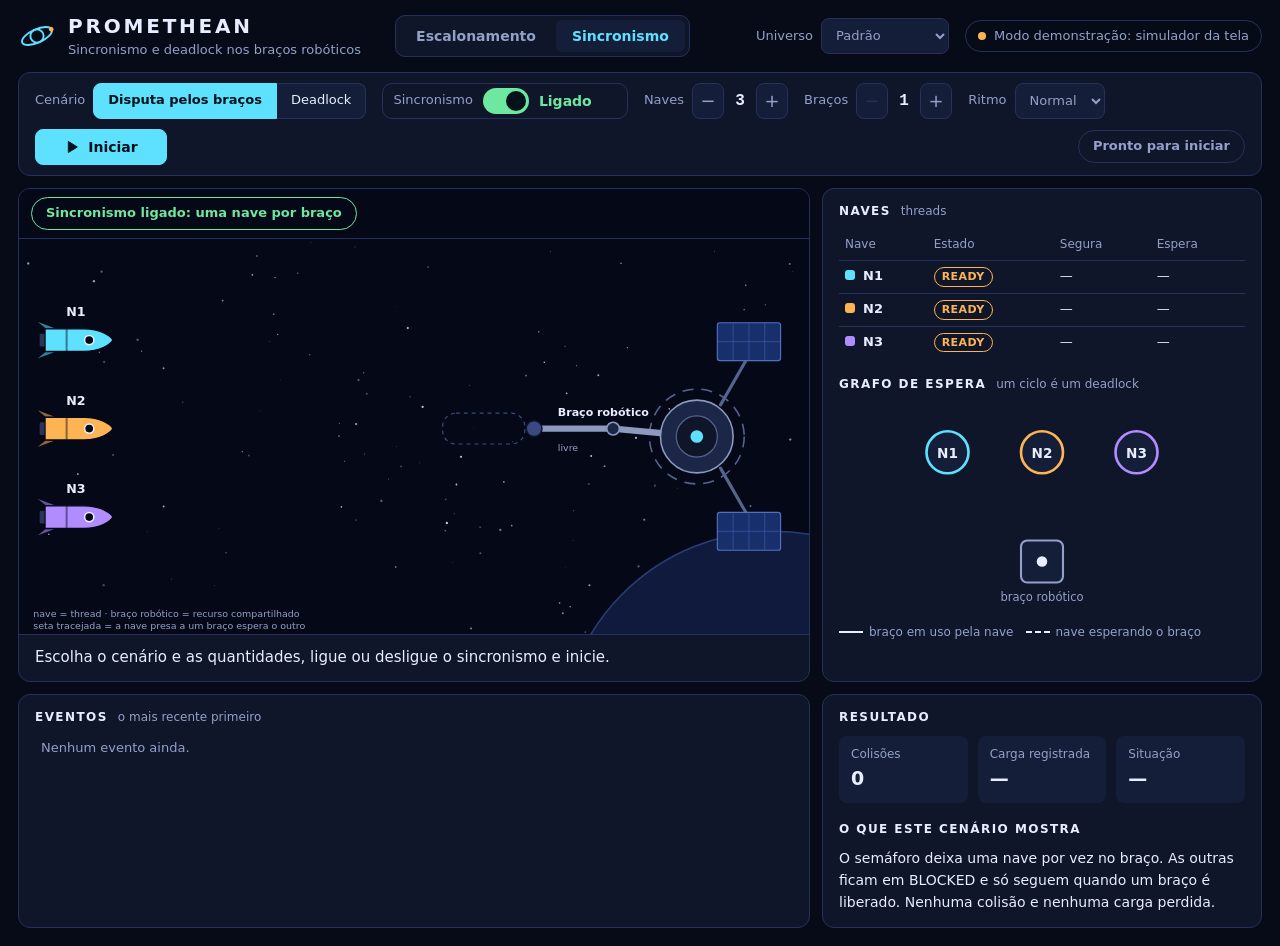
<file: src/main/resources/public/sincronismo.html>
<!doctype html>
<html lang="pt-BR">
<head>
    <meta charset="utf-8">
    <meta name="viewport" content="width=device-width, initial-scale=1">
    <title>Promethean — Sincronismo e deadlock</title>
    <link rel="icon" href="data:,">
    <link rel="stylesheet" href="css/style.css">
    <link rel="stylesheet" href="css/sync.css">
    <link rel="stylesheet" href="css/universe.css">
</head>
<body>

<header class="topbar">
    <div class="brand">
        <svg class="brand-mark" viewBox="0 0 40 40" aria-hidden="true">
            <circle cx="20" cy="20" r="7"/>
            <ellipse cx="20" cy="20" rx="17" ry="7" transform="rotate(-24 20 20)"/>
            <circle class="brand-dot" cx="35" cy="13" r="2.4"/>
        </svg>
        <div>
            <h1>Promethean</h1>
            <p data-universe-text="Sincronismo e deadlock nos braços robóticos {of}">Sincronismo e deadlock nos braços robóticos</p>
        </div>
    </div>
    <nav class="tabs" aria-label="Cenas">
        <a href="index.html">Escalonamento</a>
        <a href="sincronismo.html" aria-current="page">Sincronismo</a>
    </nav>
    <label class="field universe-field">
        <span>Universo</span>
        <select id="universe" title="Troca a estação e as naves. O cenário é o mesmo."></select>
    </label>
    <div class="source" id="source" hidden>
        <span class="source-dot" aria-hidden="true"></span>
        <span id="source-text"></span>
    </div>
</header>

<main class="layout layout-sync">

    <section class="panel controls" aria-label="Controles do cenário">
        <div class="segmented" role="radiogroup" aria-labelledby="scenario-label">
            <span id="scenario-label">Cenário</span>
            <label><input type="radio" name="scenario" value="race" checked><span>Disputa pelos braços</span></label>
            <label><input type="radio" name="scenario" value="deadlock"><span>Deadlock</span></label>
        </div>

        <label class="switch">
            <span class="switch-title">Sincronismo</span>
            <input type="checkbox" id="sync-toggle" role="switch" checked>
            <span class="switch-track" aria-hidden="true"><span class="switch-thumb"></span></span>
            <span class="switch-state" id="sync-label">Ligado</span>
        </label>

        <div class="stepper" role="group" aria-label="Quantidade de naves">
            <span class="stepper-title">Naves</span>
            <button type="button" id="ships-less" aria-label="Remover uma nave">&minus;</button>
            <output id="ships-count">3</output>
            <button type="button" id="ships-more" aria-label="Adicionar uma nave">+</button>
        </div>

        <div class="stepper" role="group" aria-label="Quantidade de braços">
            <span class="stepper-title">Braços</span>
            <button type="button" id="arms-less" aria-label="Remover um braço">&minus;</button>
            <output id="arms-count">1</output>
            <button type="button" id="arms-more" aria-label="Adicionar um braço">+</button>
        </div>

        <label class="field" id="recovery-field" hidden>
            <span>Tratamento</span>
            <select id="recovery">
                <option value="none">Nenhum: deixa travar</option>
                <option value="detection">Detecção e recuperação</option>
                <option value="timeout">Timeout com tryLock</option>
            </select>
        </label>

        <label class="field">
            <span>Ritmo</span>
            <select id="pace">
                <option value="1300">Lento</option>
                <option value="800" selected>Normal</option>
                <option value="400">Rápido</option>
            </select>
        </label>

        <button type="button" id="btn-run" class="play-btn">
            <svg viewBox="0 0 24 24" aria-hidden="true"><path id="run-icon" d="M7 4l13 8-13 8z"/></svg>
            <span id="run-label">Iniciar</span>
        </button>

        <div class="run-status" id="run-status" data-phase="idle" aria-live="polite">Pronto para iniciar</div>
    </section>

    <section class="panel scene-panel" aria-label="Estação e braços robóticos">
        <div class="scene-bar">
            <div class="sync-badge" id="sync-badge" data-sync="true"></div>
            <div class="deadlock-banner" id="deadlock-banner" role="alert" hidden></div>
        </div>
        <div class="scene-wrap">
            <svg id="sync-scene" class="scene-svg" viewBox="0 0 1000 500" preserveAspectRatio="xMidYMid meet" role="img" aria-labelledby="sync-title">
                <title id="sync-title">Naves disputando os braços robóticos da estação</title>
            </svg>
        </div>
        <p class="caption" id="caption" aria-live="polite"></p>
    </section>

    <aside class="panel side-panel">
        <h2>Naves <span class="hint">threads</span></h2>
        <table class="data-table" id="threads-table">
            <thead>
            <tr>
                <th scope="col">Nave</th>
                <th scope="col">Estado</th>
                <th scope="col" title="Braços que a nave está usando">Segura</th>
                <th scope="col" title="Braço que a nave pediu e ainda não recebeu">Espera</th>
            </tr>
            </thead>
            <tbody></tbody>
        </table>

        <h2>Grafo de espera <span class="hint">um ciclo é um deadlock</span></h2>
        <svg id="wait-graph" class="wait-graph" viewBox="0 0 360 200" role="img" aria-label="Grafo de alocação de recursos"></svg>
        <p class="legend">
            <span><span class="key key-hold" aria-hidden="true"></span>braço em uso pela nave</span>
            <span><span class="key key-wait" aria-hidden="true"></span>nave esperando o braço</span>
        </p>
    </aside>

    <section class="panel log-panel">
        <h2>Eventos <span class="hint">o mais recente primeiro</span></h2>
        <ol class="event-log" id="event-log"></ol>
    </section>

    <section class="panel result-panel">
        <h2>Resultado</h2>
        <dl class="tiles">
            <div><dt>Colisões</dt><dd id="result-collisions">0</dd></div>
            <div><dt>Carga registrada</dt><dd id="result-cargo">—</dd></div>
            <div><dt>Situação</dt><dd id="result-status">—</dd></div>
        </dl>
        <h2>O que este cenário mostra</h2>
        <p class="lesson" id="lesson"></p>
    </section>

</main>

<div class="fatal" id="fatal" hidden role="alert"></div>

<script type="module" src="js/sync/main.js"></script>
</body>
</html>
</file>
<file: src/main/resources/public/css/style.css>
:root {
    --bg: #070b18;
    --panel: #0f1629;
    --panel-2: #151e38;
    --line: #25315a;
    --text: #e8edff;
    --muted: #93a0c8;
    --accent: #5ee0ff;

    --state-new: #7aa2ff;
    --state-ready: #ffb454;
    --state-running: #6ee7a0;
    --state-finished: #7d89ad;
    --danger: #ff7a90;

    --tick-ms: 900ms;
    --move-ms: 765ms;

    color-scheme: dark;
}

* {
    box-sizing: border-box;
}

body {
    margin: 0;
    background: var(--bg);
    color: var(--text);
    font: 14px/1.45 "Segoe UI", system-ui, -apple-system, sans-serif;
}

h1, h2, p {
    margin: 0;
}

button, select {
    font: inherit;
    color: inherit;
}

:focus-visible {
    outline: 2px solid var(--accent);
    outline-offset: 2px;
}

/* ---------- topo ---------- */

.topbar {
    display: flex;
    align-items: center;
    justify-content: space-between;
    gap: 16px;
    padding: 12px 18px 0;
}

.brand {
    display: flex;
    align-items: center;
    gap: 12px;
}

.brand-mark {
    width: 38px;
    height: 38px;
    fill: none;
    stroke: var(--accent);
    stroke-width: 2;
}

.brand-mark .brand-dot {
    fill: var(--state-ready);
    stroke: none;
}

.brand h1 {
    font-size: 20px;
    font-weight: 600;
    letter-spacing: .14em;
    text-transform: uppercase;
}

.brand p {
    color: var(--muted);
    font-size: 13px;
}

.tabs {
    display: flex;
    gap: 4px;
    margin-right: auto;
    margin-left: 18px;
    padding: 4px;
    background: var(--panel);
    border: 1px solid var(--line);
    border-radius: 10px;
}

.tabs a {
    padding: 6px 16px;
    border-radius: 7px;
    color: var(--muted);
    font-weight: 600;
    text-decoration: none;
}

.tabs a:hover {
    color: var(--text);
}

.tabs a[aria-current="page"] {
    background: var(--panel-2);
    color: var(--accent);
}

.source {
    display: flex;
    align-items: center;
    gap: 8px;
    padding: 6px 12px;
    border: 1px solid var(--line);
    border-radius: 999px;
    color: var(--muted);
    font-size: 13px;
}

.source[hidden] {
    display: none;
}

.source-dot {
    width: 8px;
    height: 8px;
    border-radius: 50%;
    background: var(--state-ready);
}

.source[data-mode="server"] .source-dot {
    background: var(--state-running);
}

/* ---------- grade ---------- */

.layout {
    display: grid;
    grid-template-columns: minmax(0, 1fr) 440px;
    grid-template-areas:
        "controls controls"
        "scene    ships"
        "gantt    metrics";
    gap: 12px;
    padding: 12px 18px 18px;
}

.panel {
    min-width: 0;
    padding: 14px 16px;
    background: var(--panel);
    border: 1px solid var(--line);
    border-radius: 12px;
}

.panel h2 {
    display: flex;
    align-items: baseline;
    gap: 10px;
    margin-bottom: 10px;
    font-size: 12px;
    font-weight: 600;
    letter-spacing: .12em;
    text-transform: uppercase;
}

.hint {
    color: var(--muted);
    font-size: 12px;
    font-weight: 400;
    letter-spacing: 0;
    text-transform: none;
}

.controls { grid-area: controls; }
.scene-panel { grid-area: scene; }
.ships-panel { grid-area: ships; }
.gantt-panel { grid-area: gantt; }
.metrics-panel { grid-area: metrics; }

/* ---------- controles ---------- */

.controls {
    display: flex;
    flex-wrap: wrap;
    align-items: center;
    gap: 12px 22px;
    padding: 10px 16px;
}

.field {
    display: flex;
    align-items: center;
    gap: 8px;
    color: var(--muted);
    font-size: 13px;
}

select {
    height: 36px;
    padding: 0 10px;
    background: var(--panel-2);
    border: 1px solid var(--line);
    border-radius: 8px;
}

#algorithm {
    min-width: 230px;
}

#workload {
    min-width: 200px;
}

/* Carga aleatória: semente, número de naves e o dado que sorteia outra semente */
.random-fields {
    display: flex;
    align-items: center;
    gap: 10px;
}

.random-fields[hidden] {
    display: none;
}

input[type="number"] {
    width: 96px;
    height: 36px;
    padding: 0 8px;
    background: var(--panel-2);
    border: 1px solid var(--line);
    border-radius: 8px;
    color: inherit;
    font: inherit;
}

input[type="number"]:hover {
    border-color: var(--muted);
}

#ships {
    width: 64px;
}

#btn-dice svg {
    fill: currentColor;
    stroke: currentColor;
}

#btn-dice svg path {
    fill: none;
}

/* Seletor travado: a carga temática escolhida pertence a um universo */
.field.is-locked select {
    border-style: dashed;
    opacity: .7;
    cursor: default;
}

/* Nome real da nave, embaixo do id, na tabela de naves */
.ship-name {
    display: block;
    max-width: 170px;
    margin-left: 18px;
    overflow: hidden;
    color: var(--muted);
    font-size: 11px;
    font-weight: 400;
    text-overflow: ellipsis;
}

.transport {
    display: flex;
    align-items: center;
    gap: 6px;
}

.icon-btn, .play-btn {
    display: inline-flex;
    align-items: center;
    justify-content: center;
    gap: 8px;
    height: 36px;
    background: var(--panel-2);
    border: 1px solid var(--line);
    border-radius: 8px;
    cursor: pointer;
}

.icon-btn {
    width: 36px;
}

.icon-btn:hover, .play-btn:hover, select:hover {
    border-color: var(--muted);
}

.icon-btn svg, .play-btn svg {
    width: 16px;
    height: 16px;
    fill: currentColor;
    stroke: currentColor;
    stroke-width: 1.5;
    stroke-linejoin: round;
    stroke-linecap: round;
}

.play-btn {
    min-width: 132px;
    padding: 0 16px;
    background: var(--accent);
    border-color: var(--accent);
    color: #04121c;
    font-weight: 600;
}

.play-btn:hover {
    border-color: #fff;
}

.clock {
    display: flex;
    align-items: baseline;
    gap: 8px;
    margin-left: auto;
    color: var(--muted);
    font-size: 13px;
}

.clock-value {
    font: 600 22px/1 ui-monospace, Consolas, monospace;
    color: var(--text);
    font-variant-numeric: tabular-nums;
}

.clock-total {
    color: var(--muted);
    font-size: 15px;
    font-weight: 400;
}

/* ---------- cena ---------- */

.scene-panel {
    padding: 0;
    overflow: hidden;
}

.scene-wrap {
    position: relative;
    background: var(--scene-bg);
}

#scene, .scene-svg {
    display: block;
    width: 100%;
    max-height: 56vh;
    aspect-ratio: 2 / 1;
}

.hud {
    position: absolute;
    right: 12px;
    bottom: 12px;
    display: flex;
    gap: 22px;
    padding: 8px 14px;
    background: rgba(15, 22, 41, .82);
    border: 1px solid var(--line);
    border-radius: 8px;
}

.hud-item {
    display: flex;
    flex-direction: column;
    gap: 2px;
}

.hud-label {
    color: var(--muted);
    font-size: 11px;
    letter-spacing: .1em;
    text-transform: uppercase;
}

.hud-value {
    font-size: 16px;
    font-weight: 600;
}

.caption {
    min-height: 44px;
    padding: 12px 16px;
    border-top: 1px solid var(--line);
    font-size: 15px;
}

/* céu */
.star { fill: #dfe7ff; }
.planet { fill: #101a3c; }
.planet-rim { fill: none; stroke: #2a3c78; stroke-width: 2; }

/* órbita */
.orbit-ring {
    fill: none;
    stroke: #3a4a80;
    stroke-width: 1.5;
    stroke-dasharray: 3 9;
    stroke-linecap: round;
}

.scene-label { fill: var(--text); font-size: 15px; font-weight: 600; }
.scene-sublabel { fill: var(--muted); font-size: 12px; }
.scene-legend text { fill: var(--muted); font-size: 12px; }
.scene-legend .legend-aging { display: none; }
[data-algorithm="priority"] .scene-legend .legend-aging { display: inline; }

/* estação */
.station-strut { stroke: #55648f; stroke-width: 4; stroke-linecap: round; }
.solar { fill: #17306b; stroke: #4f6fc4; stroke-width: 1.5; }
.solar-grid { stroke: #4f6fc4; stroke-width: 1; opacity: .6; }
.station-module { fill: #1c2748; stroke: #55648f; stroke-width: 1.5; }
.station-dish { fill: #1c2748; stroke: #8c9ac0; stroke-width: 2; }
.hub { fill: #1c2748; stroke: #8c9ac0; stroke-width: 2; }
.hub-core { fill: #0f1629; stroke: #55648f; stroke-width: 1.5; }
.hub-light { fill: var(--accent); }
.hub-ring { fill: none; stroke: #55648f; stroke-width: 2; stroke-dasharray: 14 10; }

/* portas */
.port-arm { stroke: #8c9ac0; stroke-width: 8; stroke-linecap: round; }
.port-light { fill: #3a4a80; stroke: #0f1629; stroke-width: 2; transition: fill .3s; }
.port[data-busy="true"] .port-light { fill: var(--state-running); }
.port-slot { fill: none; stroke: #3a4a80; stroke-width: 1.5; stroke-dasharray: 5 5; transition: opacity .3s; }
.port-free { fill: var(--muted); font-size: 12px; transition: opacity .3s; }
.port[data-busy="true"] .port-slot,
.port[data-busy="true"] .port-free { opacity: 0; }
.port-label { fill: var(--text); font-size: 13px; font-weight: 600; paint-order: stroke; stroke: var(--scene-bg); stroke-width: 3px; stroke-linejoin: round; }
.port-pulse { fill: none; stroke: var(--danger); stroke-width: 3; opacity: 0; }
.port-pulse.is-pulsing { animation: pulse .9s ease-out; }

/* naves */
.ship {
    transition: transform var(--move-ms) cubic-bezier(.45, .05, .25, 1), opacity calc(var(--move-ms) * .8) ease;
}

.ship[data-state="NEW"], .ship[data-state="FINISHED"] {
    opacity: 0;
}

.ship-rot {
    transition: transform var(--move-ms) ease;
}

.no-anim .ship, .no-anim .ship-rot, .no-anim .gauge-fill {
    transition: none;
}

/* --hull-tint e --hull-base vêm de universe.css: no universo padrão o casco é a cor pura da nave */
.ship-hull { fill: color-mix(in srgb, var(--ship-color) var(--hull-tint), var(--hull-base)); stroke: #050817; stroke-width: 1.2; }
.ship-fins { fill: color-mix(in srgb, var(--ship-color) 55%, #050817); stroke: #050817; stroke-width: 1.5; stroke-linejoin: round; }
.ship-engine { fill: #2a3558; stroke: #050817; stroke-width: 1.5; }
.ship-stripe { stroke: #050817; stroke-width: 2; opacity: .45; }
.ship-window { fill: #050817; stroke: #e8edff; stroke-width: 1.5; }
/* O contorno escuro mantém os rótulos legíveis quando há algo claro atrás (o Viajante, a Estrela da Morte) */
.ship-id { fill: var(--text); font-size: 16px; font-weight: 700; paint-order: stroke; stroke: var(--scene-bg); stroke-width: 3px; stroke-linejoin: round; }
.ship-rest { fill: var(--muted); font-size: 12px; paint-order: stroke; stroke: var(--scene-bg); stroke-width: 3px; stroke-linejoin: round; }
.gauge-track { fill: #26315a; }
.gauge-fill { fill: var(--ship-color); transition: width var(--tick-ms) linear; }

.ship[data-state="READY"] .ship-bob {
    animation: bob 3.6s ease-in-out infinite;
}

@keyframes bob {
    0%, 100% { transform: translateY(-3px); }
    50% { transform: translateY(3px); }
}

@keyframes pulse {
    0% { opacity: .9; transform: scale(1); }
    100% { opacity: 0; transform: scale(4.5); }
}

@keyframes spin {
    to { transform: rotate(360deg); }
}

@keyframes twinkle {
    0%, 100% { opacity: .2; }
    50% { opacity: 1; }
}

.hub-ring { animation: spin 40s linear infinite; }
.star.twinkle { animation: twinkle 4s ease-in-out infinite; }

/* ---------- tabelas ---------- */

.data-table {
    width: 100%;
    border-collapse: collapse;
    font-size: 13px;
}

.data-table th, .data-table td {
    padding: 6px 6px;
    border-bottom: 1px solid var(--line);
    text-align: left;
    white-space: nowrap;
}

.data-table thead th {
    color: var(--muted);
    font-size: 12px;
    font-weight: 400;
}

.data-table tbody th {
    font-weight: 600;
}

.data-table .num {
    text-align: right;
    font-variant-numeric: tabular-nums;
}

.data-table tbody tr:last-child th,
.data-table tbody tr:last-child td {
    border-bottom: 0;
}

.ship-dot {
    display: inline-block;
    width: 10px;
    height: 10px;
    margin-right: 8px;
    border-radius: 3px;
}

.row-NEW th, .row-NEW td, .row-FINISHED th, .row-FINISHED td {
    color: var(--muted);
}

.state {
    display: inline-block;
    padding: 1px 7px;
    border: 1px solid currentColor;
    border-radius: 999px;
    font-size: 11px;
    font-weight: 600;
    letter-spacing: .04em;
}

.state-NEW { color: var(--state-new); }
.state-READY { color: var(--state-ready); }
.state-RUNNING { color: var(--state-running); }
.state-FINISHED { color: var(--state-finished); }

.legend {
    display: flex;
    flex-wrap: wrap;
    gap: 4px 12px;
    margin-top: 10px;
    color: var(--muted);
    font-size: 12px;
}

.ships-panel h2:not(:first-child) {
    margin-top: 18px;
}

/* Ao lado da cena, o registro de eventos ocupa a altura que sobrar na coluna, em vez de um tamanho fixo */
@media (min-width: 1101px) {
    .ships-panel {
        display: flex;
        flex-direction: column;
    }

    .ships-panel .event-log {
        flex: 1 1 88px;
        min-height: 88px;
        max-height: none;
    }
}

/* ---------- registro de eventos ---------- */

.event-log {
    display: flex;
    flex-direction: column;
    gap: 4px;
    max-height: 190px;
    margin: 0;
    padding: 0;
    overflow-y: auto;
    list-style: none;
    font-size: 13px;
}

.event-log li {
    display: grid;
    grid-template-columns: 38px 76px minmax(0, 1fr);
    align-items: baseline;
    gap: 8px;
    padding: 3px 6px;
    border-radius: 6px;
    color: var(--muted);
}

.event-log li.is-now {
    background: var(--panel-2);
    color: var(--text);
}

.event-log li.log-empty {
    display: block;
}

.log-tick {
    font-family: ui-monospace, Consolas, monospace;
    font-size: 12px;
}

.log-type {
    font-size: 11px;
    font-weight: 600;
    letter-spacing: .04em;
}

.type-ARRIVAL { color: var(--state-new); }
.type-DISPATCH { color: var(--state-running); }
.type-PREEMPT { color: var(--danger); }
.type-FINISH { color: var(--state-finished); }

/* ---------- linha do tempo ---------- */

.gantt {
    --row-h: 30px;
    --row-gap: 8px;
    --axis-h: 22px;
    display: grid;
    grid-template-columns: 210px minmax(0, 1fr);
    gap: 0 12px;
}

.gantt-names, .gantt-tracks {
    display: flex;
    flex-direction: column;
    gap: var(--row-gap);
}

.gantt-name {
    height: var(--row-h);
    padding: 0 10px;
    overflow: hidden;
    background: none;
    border: 1px solid transparent;
    border-radius: 8px;
    color: var(--muted);
    text-align: left;
    text-overflow: ellipsis;
    white-space: nowrap;
    cursor: pointer;
}

.gantt-name:hover {
    border-color: var(--line);
    color: var(--text);
}

.gantt-name.is-active {
    background: var(--panel-2);
    border-color: var(--accent);
    color: var(--text);
    font-weight: 600;
}

.gantt-name-spacer {
    height: var(--axis-h);
}

.gantt-tracks {
    position: relative;
    cursor: ew-resize;
    touch-action: none;
    user-select: none;
}

.gantt-track {
    position: relative;
    height: var(--row-h);
    background: var(--panel-2);
    border-radius: 6px;
    opacity: .7;
}

.gantt-track.is-active {
    opacity: 1;
}

.gantt-seg {
    position: absolute;
    top: 0;
    bottom: 0;
    display: flex;
    align-items: center;
    justify-content: center;
    overflow: hidden;
    background: var(--ship-color);
    border-radius: 5px;
    box-shadow: inset 0 0 0 1.5px var(--panel);
    color: #04121c;
    font-size: 12px;
    font-weight: 700;
}

.gantt-axis {
    position: relative;
    height: var(--axis-h);
    color: var(--muted);
    font: 11px/var(--axis-h) ui-monospace, Consolas, monospace;
}

.gantt-axis span {
    position: absolute;
    transform: translateX(-50%);
}

.gantt-veil {
    position: absolute;
    top: 0;
    right: 0;
    bottom: calc(var(--axis-h) + var(--row-gap));
    background: rgba(15, 22, 41, .5);
    pointer-events: none;
    transition: left var(--tick-ms) linear;
}

.gantt-playhead {
    position: absolute;
    top: -4px;
    bottom: calc(var(--axis-h) + var(--row-gap) - 4px);
    width: 2px;
    margin-left: -1px;
    background: var(--text);
    border-radius: 2px;
    pointer-events: none;
    transition: left var(--tick-ms) linear;
}

.gantt-playhead::before {
    content: "";
    position: absolute;
    top: -3px;
    left: -4px;
    width: 10px;
    height: 10px;
    background: var(--text);
    border-radius: 50%;
}

.gantt-tracks.no-anim .gantt-veil,
.gantt-tracks.no-anim .gantt-playhead {
    transition: none;
}

/* ---------- métricas ---------- */

#metrics-table tbody tr.is-active th,
#metrics-table tbody tr.is-active td {
    background: var(--panel-2);
}

#metrics-table th, #metrics-table td {
    padding-right: 4px;
    padding-left: 4px;
}

#metrics-table thead th {
    vertical-align: bottom;
}

#metrics-table td.is-best {
    color: var(--state-running);
    font-weight: 700;
}

.link-btn {
    max-width: 150px;
    padding: 0;
    overflow: hidden;
    background: none;
    border: 0;
    font-weight: 600;
    text-align: left;
    text-overflow: ellipsis;
    white-space: nowrap;
    cursor: pointer;
}

.link-btn:hover {
    color: var(--accent);
}

/* ---------- erro ---------- */

.fatal {
    margin: 0 18px 18px;
    padding: 14px 16px;
    background: #2a1220;
    border: 1px solid var(--danger);
    border-radius: 12px;
}

/* ---------- telas estreitas e movimento reduzido ---------- */

@media (max-width: 1100px) {
    .layout {
        grid-template-columns: minmax(0, 1fr);
        grid-template-areas: "controls" "scene" "gantt" "ships" "metrics";
    }

    .clock {
        margin-left: 0;
    }

    .gantt {
        grid-template-columns: 130px minmax(0, 1fr);
    }
}

@media (prefers-reduced-motion: reduce) {
    .hub-ring, .star.twinkle, .ship[data-state="READY"] .ship-bob {
        animation: none;
    }
}
</file>
<file: src/main/resources/public/css/sync.css>
/* Cena de sincronismo. Usa as cores e os painéis de style.css. */

.layout-sync {
    grid-template-areas:
        "controls controls"
        "scene    side"
        "log      result";
}

.side-panel { grid-area: side; }
.log-panel { grid-area: log; }
.result-panel { grid-area: result; }

.side-panel h2:not(:first-child),
.result-panel h2:not(:first-child) {
    margin-top: 18px;
}

/* ---------- controles ---------- */

.segmented {
    display: flex;
    align-items: center;
    color: var(--muted);
    font-size: 13px;
}

.segmented > span {
    margin-right: 8px;
}

.segmented label {
    position: relative;
    cursor: pointer;
}

.segmented input {
    position: absolute;
    inset: 0;
    opacity: 0;
    cursor: pointer;
}

.segmented label > span {
    display: flex;
    align-items: center;
    height: 36px;
    padding: 0 14px;
    background: var(--panel-2);
    border: 1px solid var(--line);
    color: var(--text);
}

.segmented label:first-of-type > span { border-radius: 8px 0 0 8px; }
.segmented label:last-of-type > span { border-radius: 0 8px 8px 0; border-left: 0; }

.segmented input:checked + span {
    background: var(--accent);
    border-color: var(--accent);
    color: #04121c;
    font-weight: 600;
}

.segmented input:focus-visible + span {
    outline: 2px solid var(--accent);
    outline-offset: 2px;
}

.switch {
    position: relative;
    display: flex;
    align-items: center;
    gap: 10px;
    padding: 4px 12px 4px 10px;
    border: 1px solid var(--line);
    border-radius: 10px;
    cursor: pointer;
}

.switch-title {
    color: var(--muted);
    font-size: 13px;
}

.switch input {
    position: absolute;
    inset: 0;
    opacity: 0;
    cursor: pointer;
}

.switch-track {
    position: relative;
    width: 46px;
    height: 26px;
    background: var(--danger);
    border-radius: 999px;
    transition: background .2s;
}

.switch-thumb {
    position: absolute;
    top: 3px;
    left: 3px;
    width: 20px;
    height: 20px;
    background: #04121c;
    border-radius: 50%;
    transition: transform .2s;
}

.switch input:checked ~ .switch-track { background: var(--state-running); }
.switch input:checked ~ .switch-track .switch-thumb { transform: translateX(20px); }
.switch input:focus-visible ~ .switch-track { outline: 2px solid var(--accent); outline-offset: 2px; }

.switch-state {
    min-width: 76px;
    font-weight: 600;
    color: var(--danger);
}

.switch input:checked ~ .switch-state { color: var(--state-running); }

/* Botão travado: a combinação contrária não existe no servidor */
.switch.is-locked {
    cursor: default;
    border-style: dashed;
}

.switch.is-locked input {
    cursor: default;
}

.switch.is-locked .switch-track {
    opacity: .55;
}

.field[hidden] {
    display: none;
}

.layout-sync .controls {
    gap: 10px 16px;
}

.stepper {
    display: flex;
    align-items: center;
    gap: 4px;
    color: var(--muted);
    font-size: 13px;
}

.stepper-title {
    margin-right: 4px;
}

.stepper button {
    width: 32px;
    height: 36px;
    background: var(--panel-2);
    border: 1px solid var(--line);
    border-radius: 8px;
    font-size: 18px;
    line-height: 1;
    cursor: pointer;
}

.stepper button:hover:not(:disabled) {
    border-color: var(--muted);
}

.stepper button:disabled {
    color: var(--line);
    cursor: default;
}

.stepper output {
    min-width: 24px;
    color: var(--text);
    font: 600 16px/1 ui-monospace, Consolas, monospace;
    text-align: center;
}

.run-status {
    margin-left: auto;
    padding: 6px 14px;
    border: 1px solid var(--line);
    border-radius: 999px;
    color: var(--muted);
    font-size: 13px;
    font-weight: 600;
}

.run-status[data-phase="running"] { border-color: var(--accent); color: var(--accent); }
.run-status[data-phase="COMPLETED"] { border-color: var(--state-running); color: var(--state-running); }
.run-status[data-phase="DEADLOCKED"] { border-color: var(--danger); color: var(--danger); }

/* ---------- avisos sobre a cena ---------- */

.scene-bar {
    display: flex;
    flex-wrap: wrap;
    align-items: center;
    justify-content: space-between;
    gap: 8px 12px;
    min-height: 50px;
    padding: 8px 12px;
    background: var(--scene-bg);
    border-bottom: 1px solid var(--line);
}

.sync-badge, .deadlock-banner {
    padding: 6px 14px;
    border: 1px solid var(--state-running);
    border-radius: 999px;
    color: var(--state-running);
    font-size: 13px;
    font-weight: 600;
}

.sync-badge[data-sync="false"] { border-color: var(--danger); color: var(--danger); }

.deadlock-banner {
    background: #2a1220;
    border-color: var(--danger);
    border-radius: 8px;
    color: #ffd7de;
    font-size: 15px;
    animation: alarm 1s ease-in-out infinite;
}

.deadlock-banner[hidden] {
    display: none;
}

/* ---------- braços ---------- */

.arm-link { fill: none; stroke: #8c9ac0; stroke-width: 8; stroke-linecap: round; stroke-linejoin: round; }
.arm-joint { fill: #1c2748; stroke: #8c9ac0; stroke-width: 2; }
.arm-claw { fill: #3a4a80; stroke: #0f1629; stroke-width: 2; transition: fill .3s; }
.arm[data-busy="true"] .arm-claw { fill: var(--holder); }
.arm[data-over="true"] .arm-claw { fill: var(--danger); }
.arm[data-busy="true"] .port-slot { opacity: 0; }
.arm-label { fill: var(--text); font-size: 14px; font-weight: 600; paint-order: stroke; stroke: var(--scene-bg); stroke-width: 3px; stroke-linejoin: round; }
.arm-status { fill: var(--muted); font-size: 12px; paint-order: stroke; stroke: var(--scene-bg); stroke-width: 3px; stroke-linejoin: round; }
.arm[data-over="true"] .arm-status { fill: var(--danger); font-weight: 600; }

.burst { opacity: 0; pointer-events: none; }
.burst polygon { fill: var(--danger); }
.burst.is-bursting { animation: burst .9s ease-out; }

[data-deadlock="true"] .hub-light { fill: var(--danger); animation: alarm 1s ease-in-out infinite; }

/* ---------- naves ---------- */

.ship[data-state="BLOCKED"] .ship-shake { opacity: .6; }
.ship[data-state="BLOCKED"] .ship-rest { fill: var(--state-ready); }
.ship.in-deadlock .ship-rest { fill: var(--danger); font-weight: 600; }
.ship.is-shaking .ship-shake { animation: shake .5s ease-in-out; }
.ship.is-flashing .ship-shake { animation: flash .9s ease-in-out; }

.state-BLOCKED { color: var(--danger); }

/* ---------- setas (cena e grafo) ---------- */

.edge line { stroke: currentColor; stroke-width: 2.5; stroke-linecap: round; }
.edge polygon { fill: currentColor; }
.edge-wait line { stroke-dasharray: 6 6; }
.edge.is-deadlock { color: var(--danger) !important; }
.edge.is-deadlock line { stroke-width: 3.5; animation: march .6s linear infinite; }
.edges .edge { animation: fade-in .4s ease .5s both; }

/* ---------- grafo de espera ---------- */

.wait-graph {
    display: block;
    width: 100%;
    max-height: 210px;
}

.graph-ship circle { fill: var(--panel-2); stroke-width: 2.5; }
.graph-ship text { fill: var(--text); font-size: 13px; font-weight: 700; }
.graph-ship.is-done { opacity: .35; }
.graph-resource rect { fill: var(--panel-2); stroke: var(--muted); stroke-width: 2; }
.graph-resource text { fill: var(--text); font-size: 15px; font-weight: 700; }
.graph-resource .graph-caption { fill: var(--muted); font-size: 11px; font-weight: 400; }
.graph-resource .graph-unit { fill: var(--text); }

.key {
    display: inline-block;
    width: 24px;
    margin-right: 6px;
    border-top: 2.5px solid var(--text);
    vertical-align: middle;
}

.key-wait { border-top-style: dashed; }

/* ---------- registro e resultado ---------- */

.log-panel .event-log {
    max-height: 230px;
}

.log-panel .event-log li {
    grid-template-columns: 52px minmax(0, 1fr);
}

.event-log li.is-alert .log-text {
    color: var(--danger);
    font-weight: 600;
}

.tiles {
    display: grid;
    grid-template-columns: repeat(3, minmax(0, 1fr));
    gap: 10px;
    margin: 0;
}

.tiles div {
    padding: 10px 12px;
    background: var(--panel-2);
    border-radius: 8px;
}

.tiles dt {
    color: var(--muted);
    font-size: 12px;
}

.tiles dd {
    margin: 2px 0 0;
    font-size: 19px;
    font-weight: 600;
}

.tiles dd.is-bad {
    color: var(--danger);
}

.lesson {
    font-size: 14px;
    line-height: 1.55;
}

/* ---------- animações ---------- */

@keyframes burst {
    0% { opacity: .95; transform: scale(.3); }
    55% { opacity: .85; transform: scale(1.1); }
    100% { opacity: 0; transform: scale(1.3); }
}

@keyframes shake {
    0%, 100% { transform: translate(0, 0); }
    20% { transform: translate(-5px, 3px); }
    40% { transform: translate(5px, -3px); }
    60% { transform: translate(-4px, -2px); }
    80% { transform: translate(4px, 2px); }
}

@keyframes flash {
    0%, 50%, 100% { opacity: 1; }
    25%, 75% { opacity: .15; }
}

@keyframes alarm {
    0%, 100% { opacity: 1; }
    50% { opacity: .55; }
}

@keyframes march {
    to { stroke-dashoffset: -12; }
}

@keyframes fade-in {
    from { opacity: 0; }
    to { opacity: 1; }
}

@media (max-width: 1100px) {
    .layout-sync {
        grid-template-areas: "controls" "scene" "side" "result" "log";
    }

    .run-status {
        margin-left: 0;
    }
}

@media (prefers-reduced-motion: reduce) {
    .deadlock-banner, [data-deadlock="true"] .hub-light, .edge.is-deadlock line {
        animation: none;
    }
}
</file>
<file: src/main/resources/public/css/universe.css>
/* Universos: as cores de cada tema e as peças que vieram com eles (naves, estações, fundo e prioridades).
   Carregado depois de style.css. O atributo data-universe em <html> é posto por js/universe.js. */

:root {
    --scene-bg: #050817;
    --glow: #8fe9ff;      /* motores e luzes das naves */
    --hull-base: #c8cfdf; /* cinza que se mistura à cor da nave nos universos temáticos */
    --hull-tint: 100%;    /* quanto da cor da nave entra no casco; 100% = cor pura */
}

/* ---------- seletor ---------- */

.universe-field select {
    min-width: 128px;
}

/* ---------- ícones ---------- */

.icon-fill { fill: currentColor; stroke: none; }
.icon-stroke { fill: none; stroke: currentColor; stroke-width: 1.5; stroke-linecap: round; stroke-linejoin: round; }

svg.icon {
    flex: none;
    width: 14px;
    height: 14px;
}

/* ---------- peças dos cascos ---------- */

.ship-hull, .ship-fins, .ship-dark { stroke-linejoin: round; }
.ship-dark { fill: color-mix(in srgb, var(--ship-color) 26%, #0a0f22); stroke: #050817; stroke-width: 1.2; }
.ship-light { fill: color-mix(in srgb, var(--ship-color) 30%, #fff); stroke: #050817; stroke-width: 1; }
.ship-line { fill: none; stroke: #050817; stroke-width: 1; stroke-linecap: round; opacity: .5; }
.ship-cannon { fill: none; stroke: color-mix(in srgb, var(--ship-color) 55%, #fff); stroke-width: 1.6; stroke-linecap: round; }
.ship-glow { fill: var(--glow); filter: drop-shadow(0 0 2.5px var(--glow)); }
.ship-glow-line { fill: none; stroke: var(--glow); stroke-width: 2.4; stroke-linecap: round; filter: drop-shadow(0 0 2.5px var(--glow)); }

/* ---------- situação de prioridade ---------- */

[data-rank="0"] { --rank-color: var(--danger); }
[data-rank="1"] { --rank-color: var(--state-ready); }
[data-rank="2"] { --rank-color: var(--state-new); }
[data-rank="3"] { --rank-color: var(--state-finished); }

.ship-badge { color: var(--rank-color); }
.badge-disc { fill: #0b1226; stroke: currentColor; stroke-width: 1.5; }
.badge-pulse { fill: none; stroke: currentColor; stroke-width: 2; opacity: 0; }

/* A nave mais urgente chama atenção enquanto espera na órbita */
.ship[data-state="READY"] .ship-badge[data-rank="0"] .badge-pulse {
    animation: badge-pulse 1.2s ease-out infinite;
}

.data-table tr.row-main th,
.data-table tr.row-main td {
    padding-bottom: 1px;
    border-bottom: 0;
}

.data-table tr.row-context td {
    padding-top: 0;
    padding-bottom: 7px;
    font-size: 12px;
    white-space: normal;
}

.context {
    display: inline-flex;
    align-items: center;
    gap: 6px;
    color: var(--rank-color);
}

.context b {
    font-weight: 600;
}

.context-text {
    color: var(--muted);
}

.row-NEW .context, .row-FINISHED .context {
    opacity: .6;
}

.hud-item[hidden] {
    display: none;
}

.hud-item.is-waiting .hud-value {
    color: var(--danger);
}

/* ---------- efeitos sobre a nave ---------- */

.fx { pointer-events: none; }
.fx-scorch { fill: none; stroke: #050817; stroke-width: 1.8; stroke-linejoin: round; opacity: .7; }
.fx-spark { fill: #ffd866; filter: drop-shadow(0 0 2px #ff9a3a); animation: spark 1.1s linear infinite; }
.fx-aura { fill: #7dff6a; fill-opacity: .13; stroke: #9dff8a; stroke-opacity: .7; stroke-dasharray: 2 5; animation: aura 2.4s ease-in-out infinite; }
.fx-spore { fill: #b6ff9c; animation: spark 1.8s linear infinite; }
.fx-puff { fill: #e8f4ff; opacity: 0; animation: puff 1.5s ease-out infinite; }

/* Chegada com rastro de salto, só nos universos temáticos */
.ship-trail { stroke: var(--glow); stroke-width: 3; stroke-linecap: round; opacity: 0; }

:root[data-universe]:not([data-universe="padrao"]) .ship.is-arriving .ship-warp {
    animation: warp-in var(--move-ms) cubic-bezier(.2, .7, .2, 1);
}

:root[data-universe]:not([data-universe="padrao"]) .ship.is-arriving .ship-trail {
    animation: trail var(--move-ms) ease-out;
}

@keyframes badge-pulse {
    0% { opacity: .9; transform: scale(1); }
    100% { opacity: 0; transform: scale(2.3); }
}

@keyframes spark {
    0%, 60%, 100% { opacity: 0; }
    10% { opacity: 1; }
    30% { opacity: .2; }
    45% { opacity: .9; }
}

@keyframes aura {
    0%, 100% { opacity: .45; transform: scale(.9); }
    50% { opacity: 1; transform: scale(1.04); }
}

@keyframes puff {
    0% { opacity: .9; transform: translate(0, 0); }
    100% { opacity: 0; transform: translate(-9px, -13px); }
}

@keyframes warp-in {
    0% { transform: scaleX(3.4); opacity: .15; }
    60% { opacity: 1; }
    100% { transform: scaleX(1); }
}

@keyframes trail {
    0% { opacity: .9; }
    100% { opacity: 0; }
}

/* ---------- Star Wars ---------- */

:root[data-universe="starwars"] {
    --bg: #05060c;
    --panel: #0e1019;
    --panel-2: #171a27;
    --line: #2c3149;
    --accent: #ffe04a;
    --scene-bg: #04050b;
    --glow: #9fdcff;
    --hull-base: #d4d9e4;
    --hull-tint: 42%;
}

.sun-a { fill: #fff1c4; filter: drop-shadow(0 0 14px #ffd98a); }
.sun-b { fill: #ffb680; filter: drop-shadow(0 0 10px #ff9a5a); }

.ds-sphere { fill: #3a4052; stroke: #8a93a8; stroke-width: 2; }
.ds-line { fill: none; stroke: #232836; stroke-width: 1.2; opacity: .8; }
.ds-trench { fill: none; stroke: #171b26; stroke-width: 2.2; }
.ds-light { fill: #ffe9a8; opacity: .5; }
.ds-dish { fill: #2a2f3e; stroke: #8a93a8; stroke-width: 1.8; }
.ds-dish-inner { fill: #1b1f2b; stroke: #5d667c; stroke-width: 1.2; }
.ds-dish-core { fill: #7dff8a; filter: drop-shadow(0 0 3px #7dff8a); }
.ds-shade { fill: #02030a; opacity: .42; }

:root[data-universe="starwars"] .planet { fill: #2a2013; }
:root[data-universe="starwars"] .planet-rim { stroke: #7c5f36; }
:root[data-universe="starwars"] .hub { fill: #1b1f2b; stroke: #8a93a8; }
:root[data-universe="starwars"] .hub-core { fill: #0c0f18; stroke: #5d667c; }

/* ---------- Halo ---------- */

:root[data-universe="halo"] {
    --bg: #050d12;
    --panel: #0c1820;
    --panel-2: #12242e;
    --line: #23404e;
    --accent: #5fe3c0;
    --scene-bg: #040b11;
    --glow: #7fdcff;
    --hull-base: #98a3b0;
    --hull-tint: 45%;
}

.ring-far { fill: none; stroke: #5a7896; stroke-width: 4; opacity: .4; }
.ring-near { fill: none; stroke: #40566e; stroke-width: 12; opacity: .6; }
.ring-land { fill: none; stroke: #7fc9a0; stroke-width: 5; stroke-dasharray: 26 8 9 16 40 12; opacity: .45; }

.fr-plate { fill: #232c3a; stroke: #8fa2b8; stroke-width: 1.5; stroke-linejoin: round; }
.fr-glow { stroke: var(--accent); stroke-width: 2; stroke-linecap: round; filter: drop-shadow(0 0 3px var(--accent)); }
.fr-beacon { fill: var(--accent); filter: drop-shadow(0 0 4px var(--accent)); }

:root[data-universe="halo"] .planet { fill: #141a3a; }
:root[data-universe="halo"] .planet-rim { stroke: #4856a0; }
:root[data-universe="halo"] .hub { fill: #232c3a; stroke: #8fa2b8; stroke-linejoin: round; }
:root[data-universe="halo"] .hub-core { fill: #101824; stroke: #5b6f86; stroke-linejoin: round; }
:root[data-universe="halo"] .hub-ring { stroke: var(--accent); opacity: .55; }

/* ---------- Real (ISS) ---------- */

:root[data-universe="real"] {
    --accent: #8ec5ff;
    --scene-bg: #02040c;
    --glow: #ffd9a0;
    --hull-base: #f2f4f8;
    --hull-tint: 30%;
}

.continent { fill: #2f6b3c; opacity: .85; }
.cloud { fill: none; stroke: #fff; stroke-width: 6; stroke-linecap: round; opacity: .28; }
.atmosphere { fill: none; stroke: #7fc4ff; stroke-width: 9; opacity: .14; }

.iss-truss { fill: #8b93a6; stroke: #050817; stroke-width: 1; }
.iss-lattice { stroke: #050817; stroke-width: 1; opacity: .5; }
.iss-radiator { fill: #dfe4ee; stroke: #6f7a92; stroke-width: 1; }
.iss-seam { stroke: #6f7a92; stroke-width: 1; }

:root[data-universe="real"] .planet { fill: #0c3b72; }
:root[data-universe="real"] .planet-rim { stroke: #7fc4ff; stroke-width: 2.5; }
:root[data-universe="real"] .solar { fill: #1a2f6e; stroke: #c9973f; stroke-width: 1; }
:root[data-universe="real"] .solar-grid { stroke: #c9973f; }
:root[data-universe="real"] .station-module { fill: #cfd5e2; stroke: #6f7a92; }
:root[data-universe="real"] .hub { fill: #cfd5e2; stroke: #6f7a92; }
:root[data-universe="real"] .hub-core { fill: #9aa3b8; stroke: #6f7a92; }

/* ---------- Alien ---------- */

:root[data-universe="alien"] {
    --bg: #060908;
    --panel: #0d1311;
    --panel-2: #141d1a;
    --line: #25352f;
    --text: #dcf5d6;
    --muted: #86a595;
    --accent: #9dff8a;
    --scene-bg: #040706;
    --glow: #ffb347;
    --hull-base: #7a828a;
    --hull-tint: 40%;
}

.band-a { fill: #3b3a22; opacity: .8; }
.band-b { fill: #2b3320; opacity: .8; }

.sev-tower { fill: #1a1f22; stroke: #5f6d68; stroke-width: 1.5; stroke-linejoin: round; }
.sev-bridge { fill: #14181b; stroke: #5f6d68; stroke-width: 1.2; }
.sev-seam { stroke: #2c3438; stroke-width: 1.5; }
.sev-mast { stroke: #5f6d68; stroke-width: 1.5; stroke-linecap: round; }
.sev-window { fill: #ffd76a; opacity: .75; }
.sev-hazard { fill: none; stroke: #e0b83a; stroke-width: 3; stroke-dasharray: 6 5; opacity: .8; }

:root[data-universe="alien"] .planet { fill: #23261a; }
:root[data-universe="alien"] .planet-rim { stroke: #5c5a34; }
:root[data-universe="alien"] .hub { fill: #1a1f22; stroke: #7d8b84; }
:root[data-universe="alien"] .hub-core { fill: #0b0e0f; stroke: #5f6d68; }

/* Terminal de bordo: letras de largura fixa nos títulos e linhas de varredura sobre a cena */
:root[data-universe="alien"] .brand h1,
:root[data-universe="alien"] .panel h2 {
    font-family: ui-monospace, Consolas, monospace;
}

:root[data-universe="alien"] .scene-wrap::after {
    content: "";
    position: absolute;
    inset: 0;
    background: repeating-linear-gradient(to bottom, transparent 0 3px, rgba(157, 255, 138, .035) 3px 4px);
    pointer-events: none;
}

/* ---------- Destiny ---------- */

:root[data-universe="destiny"] {
    --bg: #060a12;
    --panel: #0d1422;
    --panel-2: #141d30;
    --line: #27344f;
    --accent: #a8e4ff;
    --scene-bg: #050912;
    --glow: #a8e4ff;
    --hull-base: #c9ced8;
    --hull-tint: 40%;
}

.traveler { fill: #dfe5ee; }
/* No sincronismo os braços e os rótulos passam na frente do Viajante: ele fica mais apagado */
#sync-scene .traveler-body { opacity: .4; }
.traveler-glow { fill: #a8e4ff; opacity: .07; }
.traveler-shade { fill: #1a2233; opacity: .2; }
.traveler-crack { fill: none; stroke: #6b7689; stroke-width: 1.4; stroke-linejoin: round; opacity: .85; }
.traveler-shard { fill: #c3cad6; stroke: #6b7689; stroke-width: 1; stroke-linejoin: round; }
.city-ridge { fill: #0a111e; stroke: #1c2942; stroke-width: 1.5; stroke-linejoin: round; }
.city-light { fill: #ffd98a; opacity: .7; }

.tw-tower { fill: #1c2536; stroke: #7f8da8; stroke-width: 1.5; stroke-linejoin: round; }
.tw-wing, .tw-deck { fill: #161e2e; stroke: #7f8da8; stroke-width: 1.3; stroke-linejoin: round; }
.tw-mast { stroke: #7f8da8; stroke-width: 1.5; stroke-linecap: round; }
.tw-light { fill: #a8e4ff; opacity: .75; }
.tw-banner { fill: #e0862f; stroke: #050912; stroke-width: 1; }
.tw-banner.alt { fill: #f2c14e; }
.tw-dish { fill: #161e2e; stroke: #7f8da8; stroke-width: 1.5; }

:root[data-universe="destiny"] .hub { fill: #1c2536; stroke: #9aa8c2; }
:root[data-universe="destiny"] .hub-core { fill: #0b111d; stroke: #5b6984; }

/* ---------- ameaças ---------- */

#threat {
    min-width: 170px;
}

.threat-field.is-active select {
    border-color: var(--danger);
    color: var(--danger);
}

.threat-field.is-active option {
    color: var(--text);
}

.source[data-mode="threat"] {
    border-color: var(--danger);
    color: var(--danger);
}

.source[data-mode="threat"] .source-dot {
    background: var(--danger);
}

/* Véu que cobre a cena enquanto as portas estão interditadas por uma tempestade */
.storm { fill: var(--threat-color, transparent); opacity: 0; pointer-events: none; transition: opacity .5s; }
#scene[data-ports-down="true"][data-outage="storm"] .storm { animation: storm 1.6s ease-in-out infinite; }

/* A Pirâmide escurece a cena em vez de clareá-la */
.pyramid { fill: #04050a; stroke: #4a5066; stroke-width: 1.5; stroke-linejoin: round; opacity: 0; pointer-events: none; transition: opacity .6s; }
#scene[data-ports-down="true"][data-outage="pyramid"] .pyramid { opacity: .96; }
#scene[data-ports-down="true"][data-outage="pyramid"] .storm { fill: #000; opacity: .32; }

.port-lock { stroke: var(--danger); stroke-width: 4; stroke-linecap: round; opacity: 0; transition: opacity .3s; }
.port-closed { fill: var(--danger); font-size: 12px; font-weight: 700; letter-spacing: .06em; text-transform: uppercase; opacity: 0; transition: opacity .3s;
    paint-order: stroke; stroke: var(--scene-bg); stroke-width: 3px; }
.port[data-down="true"] .port-lock,
.port[data-down="true"] .port-closed { opacity: 1; }
.port[data-down="true"] .port-light { fill: var(--danger); animation: alarm-blink 1s ease-in-out infinite; }
.port[data-down="true"] .port-free { opacity: 0; }
.port[data-down="true"] .port-arm { stroke: color-mix(in srgb, var(--danger) 45%, #8c9ac0); }

/* A nave perdida some um pouco depois do evento, quando o que a atingiu chega até ela */
.ship[data-state="KILLED"] { opacity: 0; transition-delay: calc(var(--move-ms) * .55); }
.no-anim .ship[data-state="KILLED"] { transition-delay: 0s; }

/* Marca de quem foi atingida: fica escondida até acontecer */
.fx-struck { display: none; }
.ship[data-struck="true"] .fx-struck { display: inline; }

.fx-layer { pointer-events: none; }
.fx-rock { stroke: #050817; stroke-width: 1; }
.fx-flash { mix-blend-mode: screen; }
.fx-ring { fill: none; stroke-width: 3; }
.fx-wave { fill: none; stroke-width: 5; }
.fx-bolt { filter: drop-shadow(0 0 4px currentColor); }
.fx-beam { stroke-linecap: round; filter: drop-shadow(0 0 6px currentColor); }
.fx-explosion { fill: #ffb454; stroke: #ffd866; stroke-width: 2; stroke-linejoin: round; }
.fx-text { font-size: 14px; font-weight: 700; paint-order: stroke; stroke: var(--scene-bg); stroke-width: 3px; }

.state-KILLED { color: var(--danger); }
.type-THREAT { color: var(--danger); }
.row-KILLED th, .row-KILLED td { color: var(--muted); }
.data-table td.is-changed { color: var(--state-ready); font-weight: 700; }

/* Diferença para a simulação sem ameaça, embaixo do valor */
.delta { display: block; font-size: 10px; font-weight: 600; line-height: 1.25; }
.delta.is-worse { color: var(--danger); }
.delta.is-better { color: var(--state-running); }

.gantt-outage {
    position: absolute;
    top: 0;
    bottom: 0;
    background: repeating-linear-gradient(45deg, rgba(255, 122, 144, .55) 0 4px, transparent 4px 8px);
    border-radius: 4px;
    pointer-events: none;
}

.gantt-kill {
    position: absolute;
    top: 50%;
    transform: translate(-50%, -50%);
    color: var(--danger);
    font-size: 15px;
    font-weight: 800;
    text-shadow: 0 0 3px #000, 0 0 3px #000;
    pointer-events: none;
}

@keyframes storm {
    0%, 100% { opacity: .06; }
    50% { opacity: .17; }
}

@keyframes alarm-blink {
    0%, 100% { opacity: 1; }
    50% { opacity: .35; }
}

@media (prefers-reduced-motion: reduce) {
    .fx-spark, .fx-aura, .fx-spore, .fx-puff, .badge-pulse, .ship.is-arriving .ship-warp, .ship.is-arriving .ship-trail,
    .storm, .port[data-down="true"] .port-light {
        animation: none !important;
    }
}
</file>
